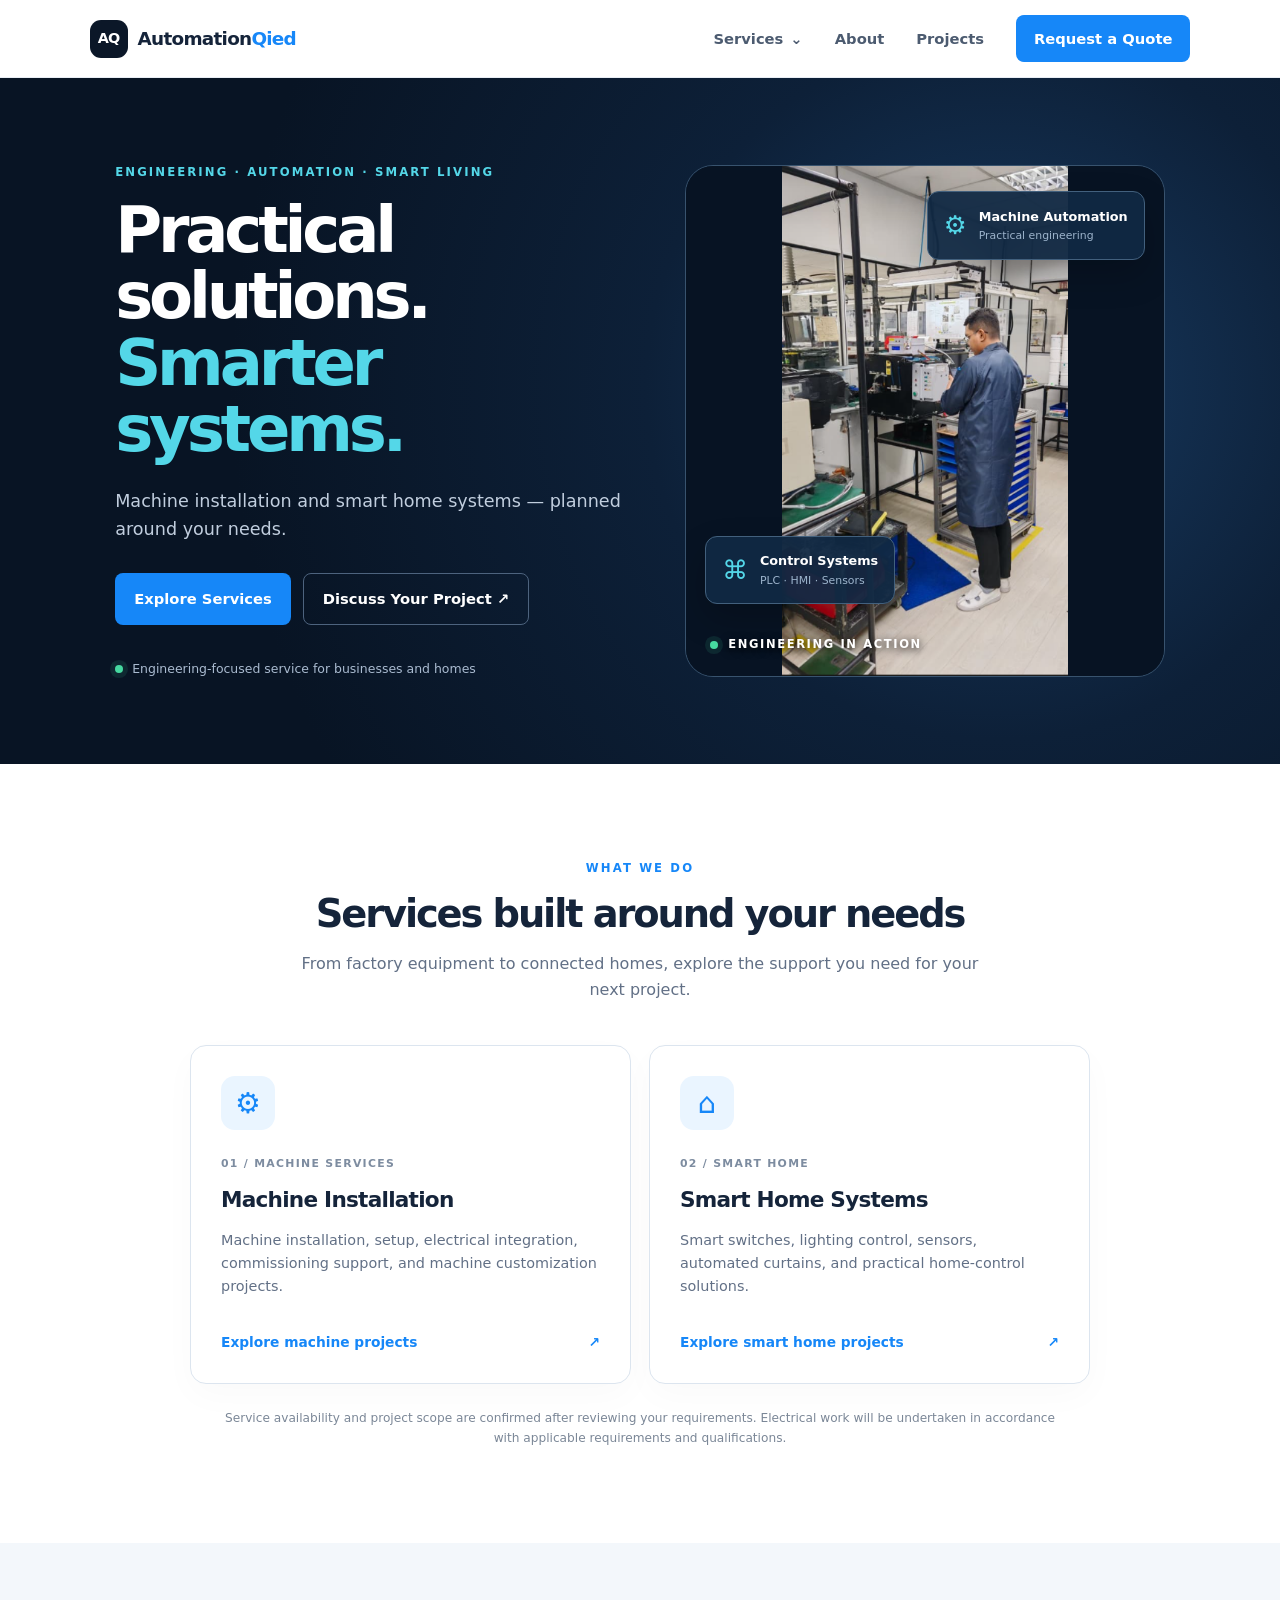
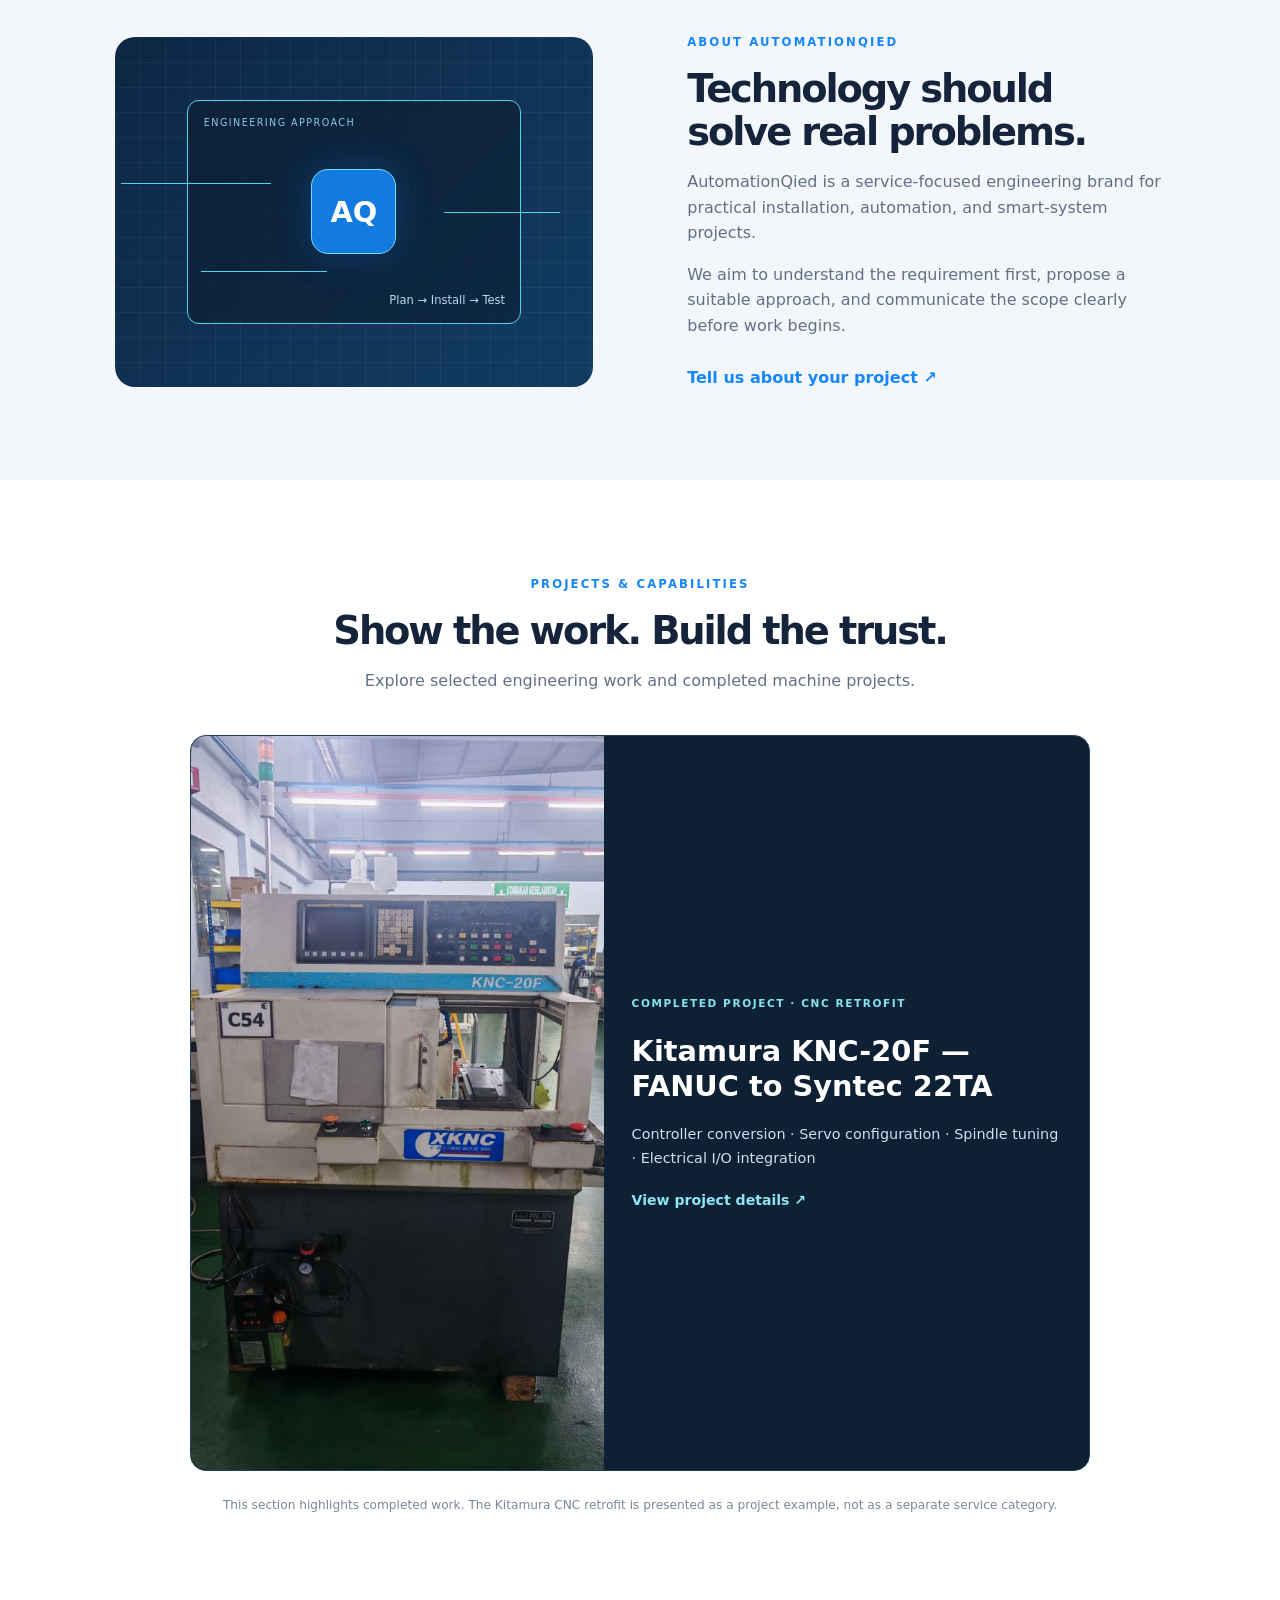
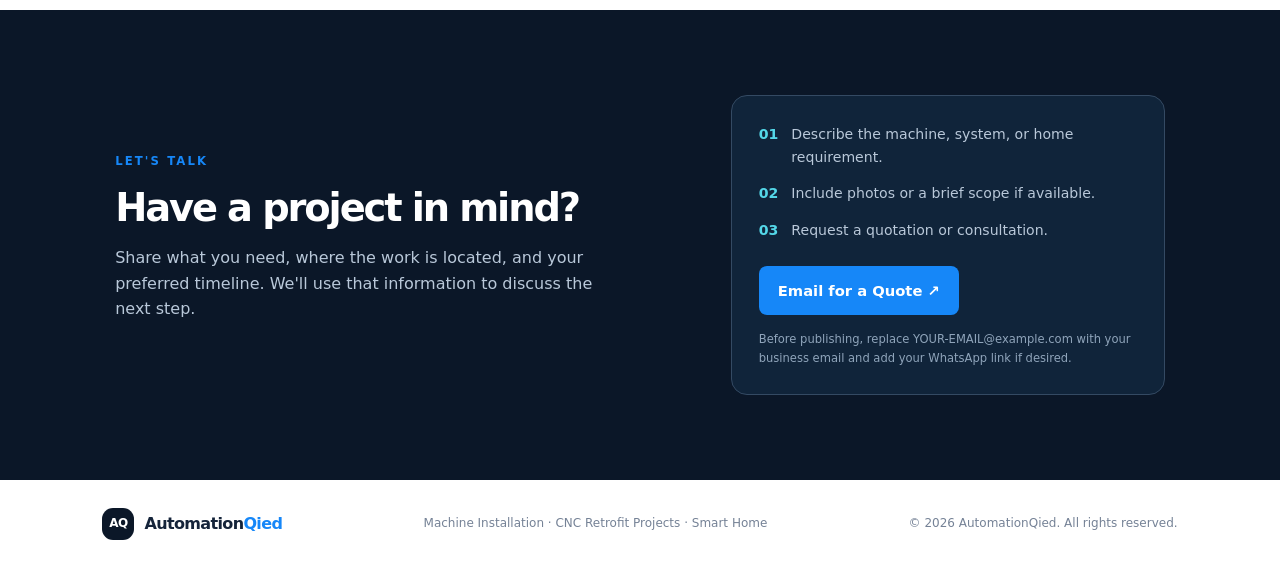
<file: index.html>
<!doctype html>
<html lang="en">
<head>
  <meta charset="utf-8">
  <meta name="viewport" content="width=device-width, initial-scale=1">
  <meta name="description" content="AutomationQied provides industrial machine installation, automation engineering, and smart home solutions.">
  <title>AutomationQied | Industrial Automation & Smart Living</title>
  <link rel="stylesheet" href="style.css">
</head>
<body>
  <header class="site-header">
    <a class="brand" href="#home" aria-label="AutomationQied home">
      <span class="brand-mark">AQ</span>
      <span>Automation<span class="brand-accent">Qied</span></span>
    </a>
    <button class="menu-toggle" aria-label="Toggle navigation" aria-expanded="false">☰</button>
    <nav class="nav" aria-label="Main navigation">
      <div class="nav-dropdown">
        <button class="nav-dropdown-toggle" type="button" aria-expanded="false" aria-haspopup="true">Services <span aria-hidden="true">⌄</span></button>
        <div class="nav-dropdown-menu">
          <a href="machine-installation.html">Machine Installation</a>
          <a href="smart-home.html">Smart Home Systems</a>
        </div>
      </div>
      <a href="#about">About</a>
      <a href="#projects">Projects</a>
      <a class="nav-cta" href="#contact">Request a Quote</a>
    </nav>
  </header>

  <main>
    <section class="hero" id="home">
      <div class="hero-content">
        <p class="eyebrow">ENGINEERING · AUTOMATION · SMART LIVING</p>
        <h1>Practical solutions.<br><span>Smarter systems.</span></h1>
        <p class="hero-copy">Machine installation and smart home systems — planned around your needs.</p>
        <div class="hero-actions">
          <a class="button button-primary" href="#services">Explore Services</a>
          <a class="button button-secondary" href="#contact">Discuss Your Project ↗</a>
        </div>
        <div class="trust-line"><span class="status-dot"></span> Engineering-focused service for businesses and homes</div>
      </div>
      <div class="hero-art" aria-label="Engineering in action: machine testing work">
        <img class="hero-photo" src="assets/images/engineering-in-action.png" alt="Engineering work beside an industrial testing machine">
        <div class="floating-card card-top"><span class="mini-icon">⚙</span><div><b>Machine Automation</b><small>Practical engineering</small></div></div>
        <div class="floating-card card-bottom"><span class="mini-icon">⌘</span><div><b>Control Systems</b><small>PLC · HMI · Sensors</small></div></div>
        <div class="hero-photo-caption"><span class="status-dot"></span> ENGINEERING IN ACTION</div>
      </div>
    </section>

    <section class="section services-section" id="services">
      <div class="section-heading">
        <p class="eyebrow">WHAT WE DO</p>
        <h2>Services built around your needs</h2>
        <p>From factory equipment to connected homes, explore the support you need for your next project.</p>
      </div>
      <div class="service-grid service-grid-two">
        <article class="service-card" id="service-installation">
          <div class="service-icon">⚙</div>
          <p class="card-number">01 / MACHINE SERVICES</p>
          <h3>Machine Installation</h3>
          <p>Machine installation, setup, electrical integration, commissioning support, and machine customization projects.</p>
          <a href="machine-installation.html">Explore machine projects <span>↗</span></a>
        </article>
        <article class="service-card" id="service-smart-home">
          <div class="service-icon">⌂</div>
          <p class="card-number">02 / SMART HOME</p>
          <h3>Smart Home Systems</h3>
          <p>Smart switches, lighting control, sensors, automated curtains, and practical home-control solutions.</p>
          <a href="smart-home.html">Explore smart home projects <span>↗</span></a>
        </article>
      </div>
      <p class="scope-note">Service availability and project scope are confirmed after reviewing your requirements. Electrical work will be undertaken in accordance with applicable requirements and qualifications.</p>
    </section>

    <section class="about-section" id="about">
      <div class="about-visual">
        <div class="blueprint-grid"></div>
        <div class="blueprint-panel">
          <span class="panel-label">ENGINEERING APPROACH</span>
          <div class="circuit-line line-a"></div><div class="circuit-line line-b"></div><div class="circuit-line line-c"></div>
          <div class="panel-chip">AQ</div>
          <span class="blueprint-caption">Plan → Install → Test</span>
        </div>
      </div>
      <div class="about-copy">
        <p class="eyebrow">ABOUT AUTOMATIONQIED</p>
        <h2>Technology should solve real problems.</h2>
        <p>AutomationQied is a service-focused engineering brand for practical installation, automation, and smart-system projects.</p>
        <p>We aim to understand the requirement first, propose a suitable approach, and communicate the scope clearly before work begins.</p>
        <a class="text-link" href="#contact">Tell us about your project ↗</a>
      </div>
    </section>

    <section class="section projects-section" id="projects">
      <div class="section-heading">
        <p class="eyebrow">PROJECTS & CAPABILITIES</p>
        <h2>Show the work. Build the trust.</h2>
        <p>Explore selected engineering work and completed machine projects.</p>
      </div>
      <div class="project-grid project-grid-single">
        <a class="project-tile project-featured project-link" href="machine-installation.html" aria-label="View Kitamura CNC retrofit project details">
          <img class="project-image" src="assets/images/kitamura-knc20f.jpg" alt="Kitamura KNC-20F CNC turning lathe, machine C54">
          <div class="project-details">
            <span class="tile-tag">COMPLETED PROJECT · CNC RETROFIT</span>
            <h3>Kitamura KNC-20F — FANUC to Syntec 22TA</h3>
            <p>Controller conversion · Servo configuration · Spindle tuning · Electrical I/O integration</p>
            <span class="project-cta">View project details ↗</span>
          </div>
        </a>
      </div>
      <p class="scope-note">This section highlights completed work. The Kitamura CNC retrofit is presented as a project example, not as a separate service category.</p>
    </section>

    <section class="contact-section" id="contact">
      <div>
        <p class="eyebrow">LET'S TALK</p>
        <h2>Have a project in mind?</h2>
        <p>Share what you need, where the work is located, and your preferred timeline. We'll use that information to discuss the next step.</p>
      </div>
      <div class="contact-panel">
        <p><span>01</span> Describe the machine, system, or home requirement.</p>
        <p><span>02</span> Include photos or a brief scope if available.</p>
        <p><span>03</span> Request a quotation or consultation.</p>
        <a class="button button-primary" href="mailto:YOUR-EMAIL@example.com?subject=AutomationQied%20Project%20Enquiry">Email for a Quote ↗</a>
        <small>Before publishing, replace YOUR-EMAIL@example.com with your business email and add your WhatsApp link if desired.</small>
      </div>
    </section>
  </main>

  <footer class="site-footer">
    <a class="brand" href="#home"><span class="brand-mark">AQ</span><span>Automation<span class="brand-accent">Qied</span></span></a>
    <p>Machine Installation · CNC Retrofit Projects · Smart Home</p>
    <span>© <span id="year"></span> AutomationQied. All rights reserved.</span>
  </footer>
  <script src="script.js"></script>
</body>
</html>
</file>
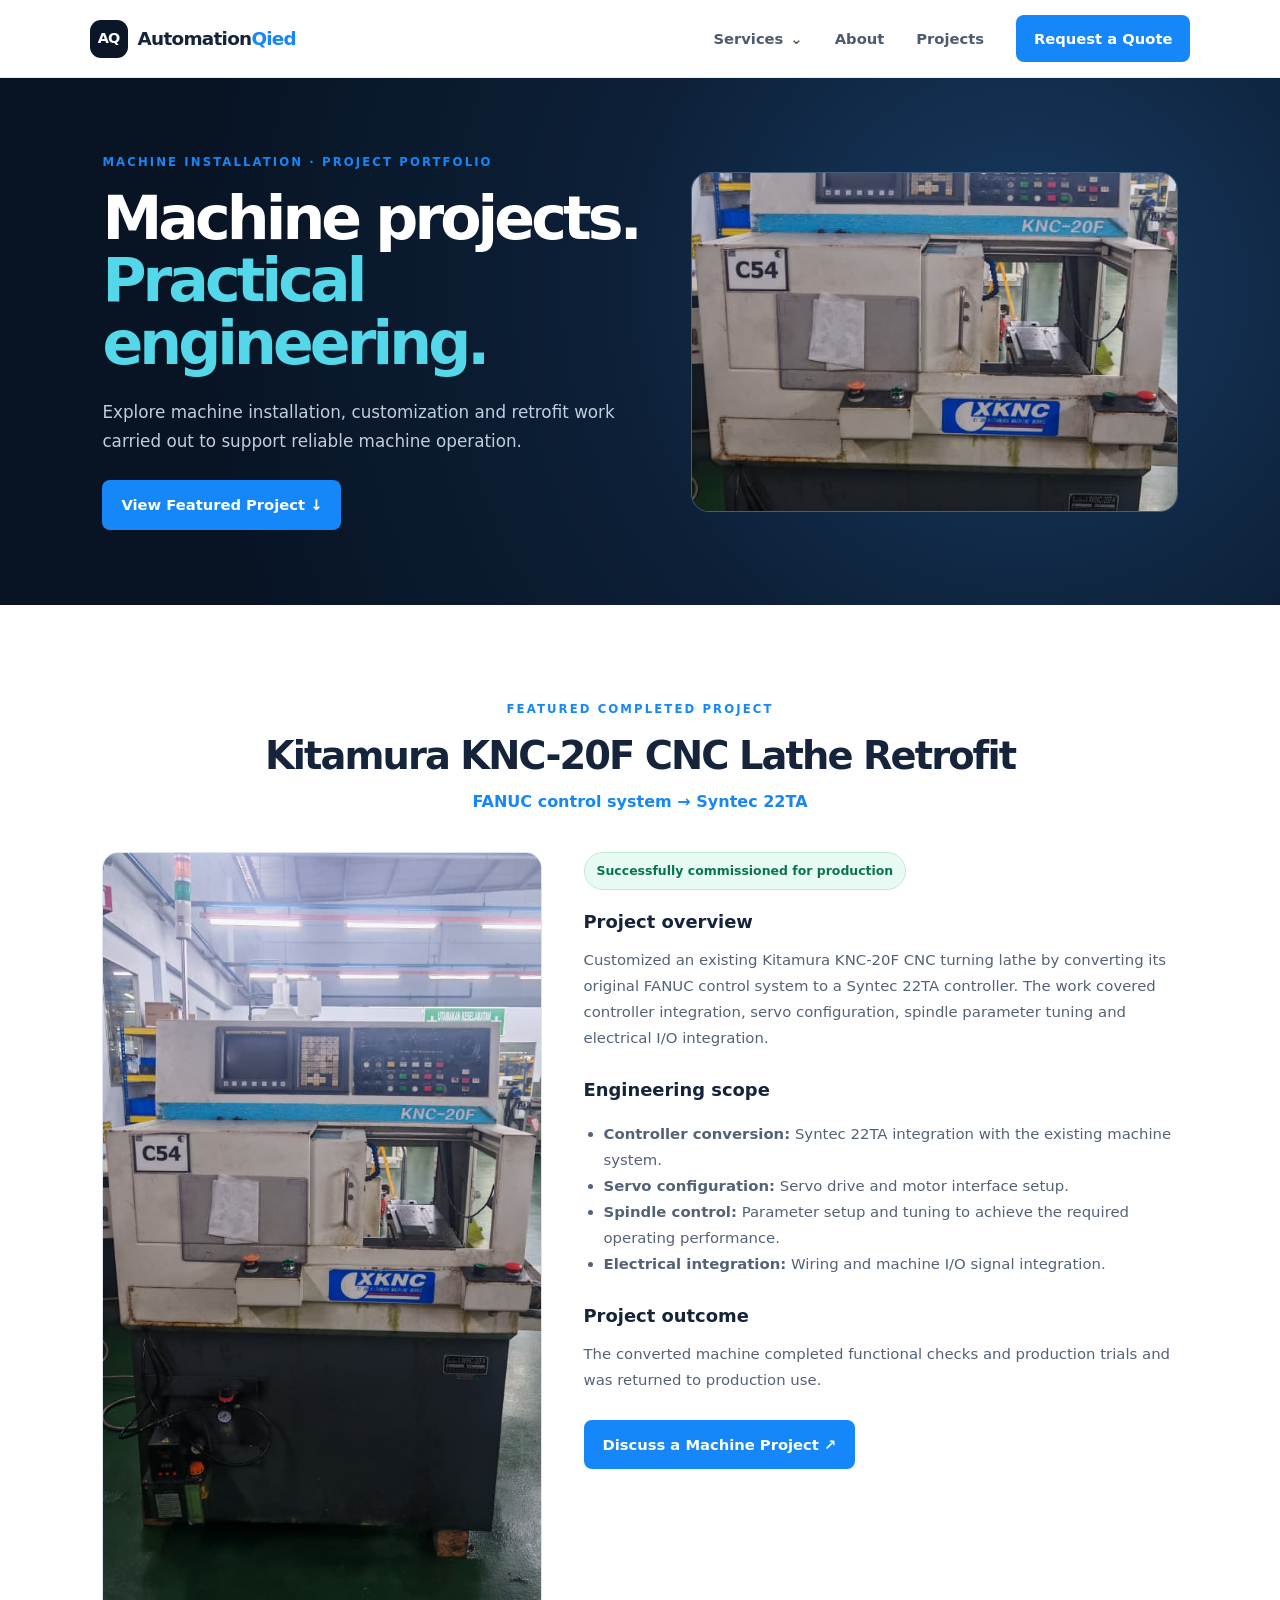
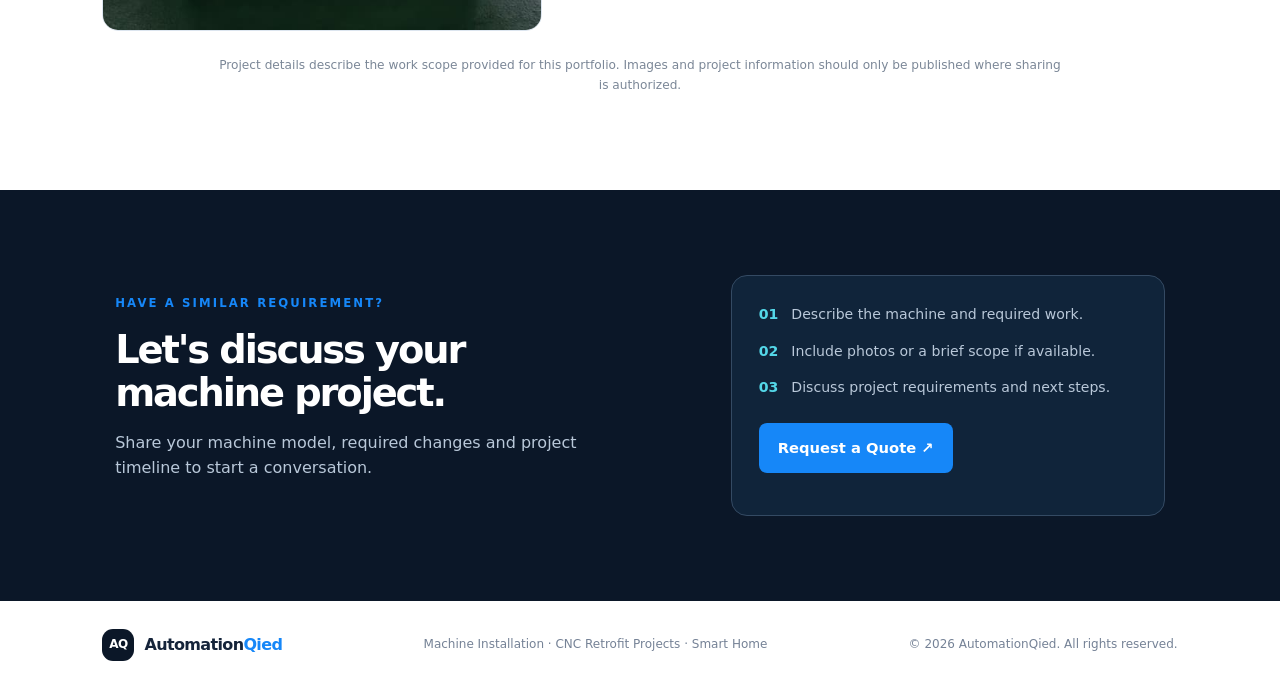
<file: machine-installation.html>
<!doctype html>
<html lang="en">
<head>
  <meta charset="utf-8">
  <meta name="viewport" content="width=device-width, initial-scale=1">
  <meta name="description" content="Machine installation and CNC retrofit project portfolio from AutomationQied.">
  <title>Machine Installation & CNC Retrofit | AutomationQied</title>
  <link rel="stylesheet" href="style.css">
</head>
<body>
  <header class="site-header">
    <a class="brand" href="index.html#home" aria-label="AutomationQied home"><span class="brand-mark">AQ</span><span>Automation<span class="brand-accent">Qied</span></span></a>
    <button class="menu-toggle" aria-label="Toggle navigation" aria-expanded="false">☰</button>
    <nav class="nav" aria-label="Main navigation">
      <div class="nav-dropdown">
        <button class="nav-dropdown-toggle" type="button" aria-expanded="false" aria-haspopup="true">Services <span aria-hidden="true">⌄</span></button>
        <div class="nav-dropdown-menu"><a href="machine-installation.html">Machine Installation</a><a href="smart-home.html">Smart Home Systems</a></div>
      </div>
      <a href="index.html#about">About</a><a href="index.html#projects">Projects</a><a class="nav-cta" href="index.html#contact">Request a Quote</a>
    </nav>
  </header>
  <main>
    <section class="detail-hero">
      <div class="detail-hero-copy">
        <p class="eyebrow">MACHINE INSTALLATION · PROJECT PORTFOLIO</p>
        <h1>Machine projects.<br><span>Practical engineering.</span></h1>
        <p>Explore machine installation, customization and retrofit work carried out to support reliable machine operation.</p>
        <a class="button button-primary" href="#kitamura-project">View Featured Project ↓</a>
      </div>
      <div class="detail-hero-image"><img src="assets/images/kitamura-knc20f.jpg" alt="Kitamura KNC-20F CNC turning lathe in the workshop"></div>
    </section>
    <section class="section detail-project-section" id="kitamura-project">
      <div class="detail-project-heading"><p class="eyebrow">FEATURED COMPLETED PROJECT</p><h2>Kitamura KNC-20F CNC Lathe Retrofit</h2><p class="detail-subtitle">FANUC control system → Syntec 22TA</p></div>
      <div class="detail-project-layout">
        <div class="detail-project-photo"><img src="assets/images/kitamura-knc20f.jpg" alt="Kitamura KNC-20F CNC turning lathe, machine C54"></div>
        <div class="detail-project-copy">
          <span class="project-status">Successfully commissioned for production</span>
          <h3>Project overview</h3>
          <p>Customized an existing Kitamura KNC-20F CNC turning lathe by converting its original FANUC control system to a Syntec 22TA controller. The work covered controller integration, servo configuration, spindle parameter tuning and electrical I/O integration.</p>
          <h3>Engineering scope</h3>
          <ul>
            <li><strong>Controller conversion:</strong> Syntec 22TA integration with the existing machine system.</li>
            <li><strong>Servo configuration:</strong> Servo drive and motor interface setup.</li>
            <li><strong>Spindle control:</strong> Parameter setup and tuning to achieve the required operating performance.</li>
            <li><strong>Electrical integration:</strong> Wiring and machine I/O signal integration.</li>
          </ul>
          <h3>Project outcome</h3>
          <p>The converted machine completed functional checks and production trials and was returned to production use.</p>
          <a class="button button-primary" href="index.html#contact">Discuss a Machine Project ↗</a>
        </div>
      </div>
      <p class="scope-note">Project details describe the work scope provided for this portfolio. Images and project information should only be published where sharing is authorized.</p>
    </section>
    <section class="contact-section"><div><p class="eyebrow">HAVE A SIMILAR REQUIREMENT?</p><h2>Let's discuss your machine project.</h2><p>Share your machine model, required changes and project timeline to start a conversation.</p></div><div class="contact-panel"><p><span>01</span> Describe the machine and required work.</p><p><span>02</span> Include photos or a brief scope if available.</p><p><span>03</span> Discuss project requirements and next steps.</p><a class="button button-primary" href="index.html#contact">Request a Quote ↗</a></div></section>
  </main>
  <footer class="site-footer"><a class="brand" href="index.html#home"><span class="brand-mark">AQ</span><span>Automation<span class="brand-accent">Qied</span></span></a><p>Machine Installation · CNC Retrofit Projects · Smart Home</p><span>© <span id="year"></span> AutomationQied. All rights reserved.</span></footer>
  <script src="script.js"></script>
</body>
</html>
</file>
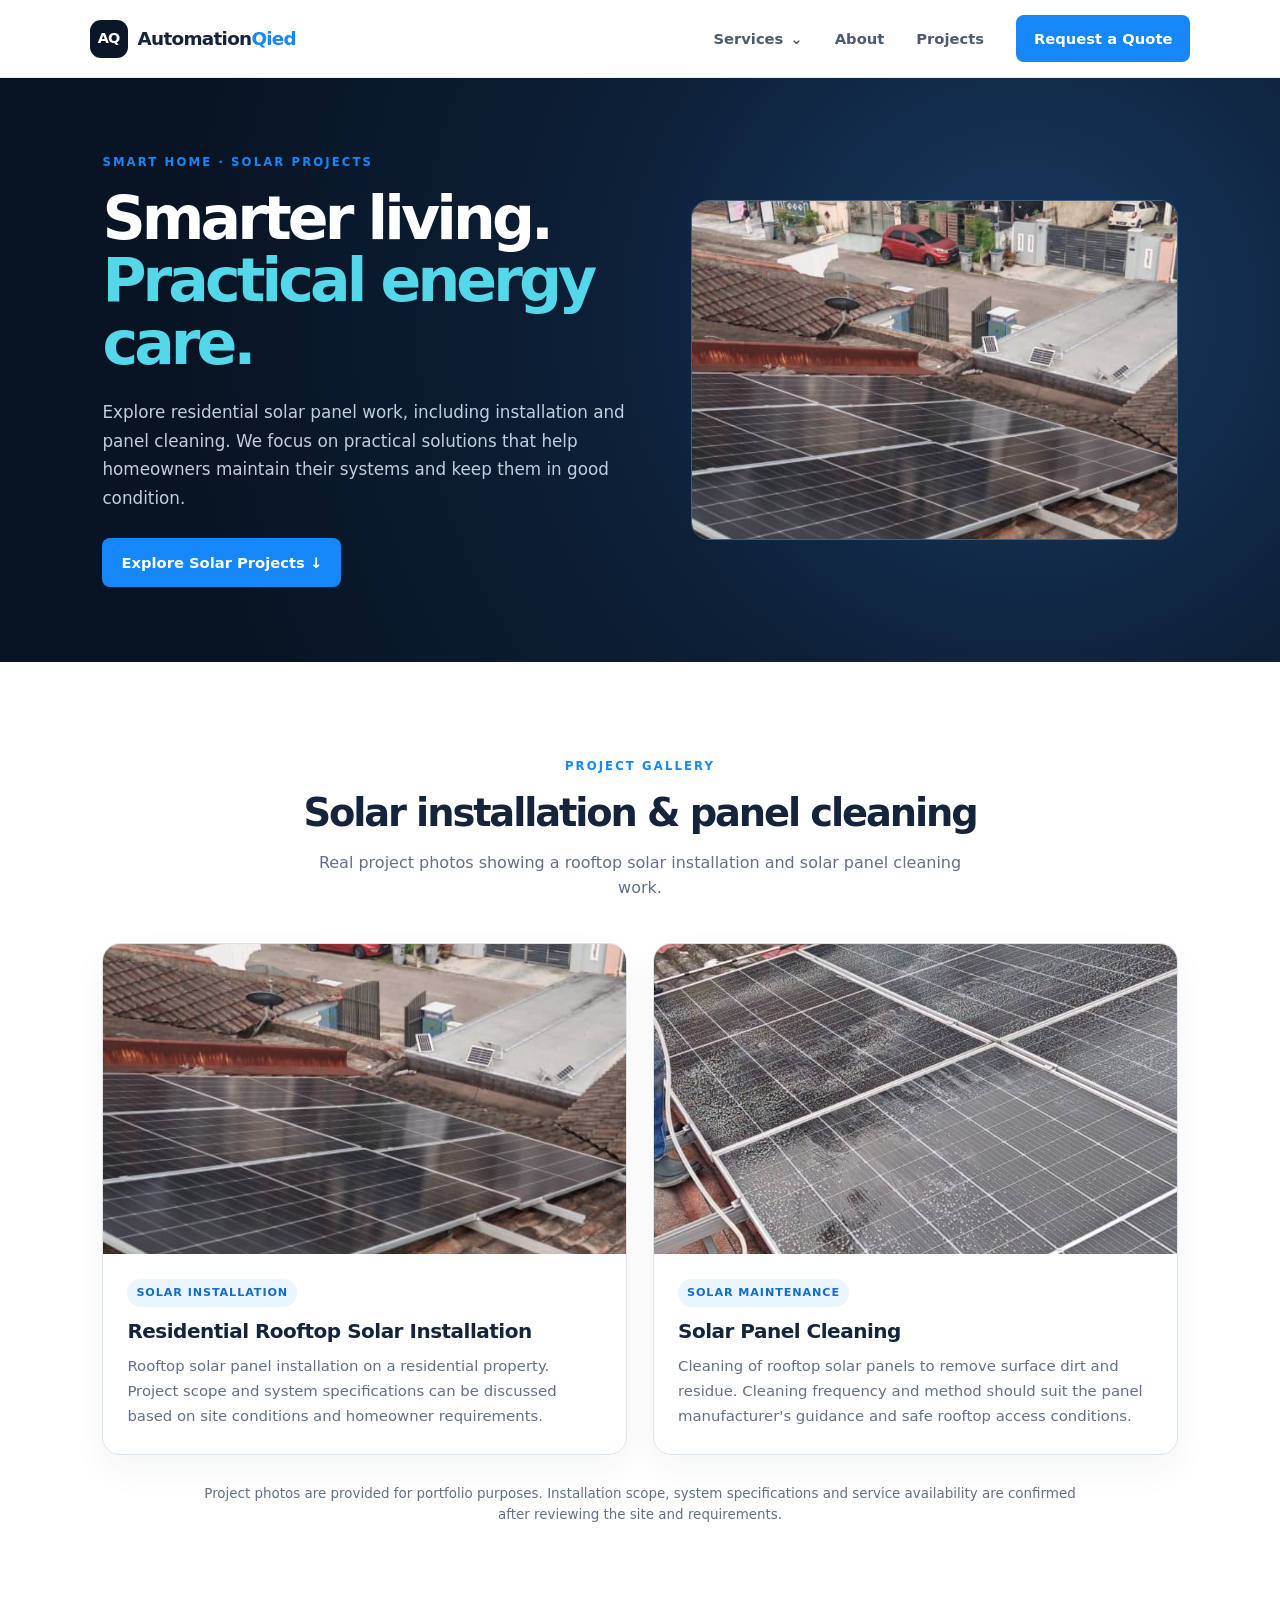
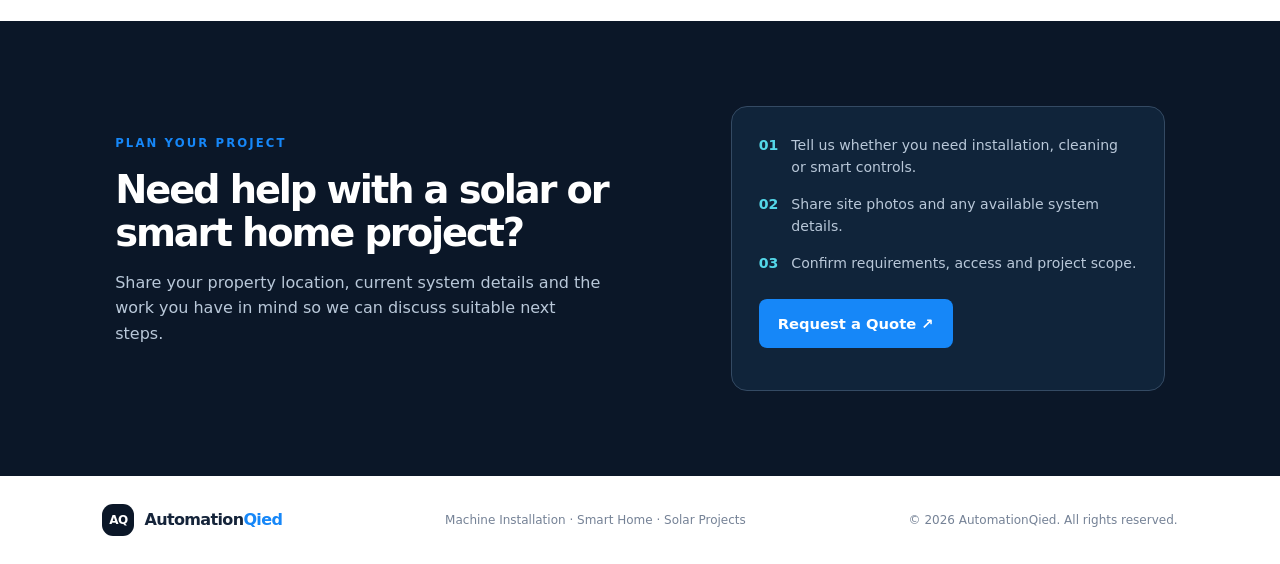
<file: smart-home.html>
<!doctype html>
<html lang="en">
<head>
  <meta charset="utf-8">
  <meta name="viewport" content="width=device-width, initial-scale=1">
  <meta name="description" content="Explore AutomationQied smart living and solar panel installation and cleaning project work.">
  <title>Smart Home & Solar Solutions | AutomationQied</title>
  <link rel="stylesheet" href="style.css">
</head>
<body>
  <header class="site-header">
    <a class="brand" href="index.html#home" aria-label="AutomationQied home"><span class="brand-mark">AQ</span><span>Automation<span class="brand-accent">Qied</span></span></a>
    <button class="menu-toggle" aria-label="Toggle navigation" aria-expanded="false">☰</button>
    <nav class="nav" aria-label="Main navigation">
      <div class="nav-dropdown">
        <button class="nav-dropdown-toggle" type="button" aria-expanded="false" aria-haspopup="true">Services <span aria-hidden="true">⌄</span></button>
        <div class="nav-dropdown-menu"><a href="machine-installation.html">Machine Installation</a><a href="smart-home.html">Smart Home Systems</a></div>
      </div>
      <a href="index.html#about">About</a><a href="index.html#projects">Projects</a><a class="nav-cta" href="index.html#contact">Request a Quote</a>
    </nav>
  </header>
  <main>
    <section class="detail-hero">
      <div class="detail-hero-copy">
        <p class="eyebrow">SMART HOME · SOLAR PROJECTS</p>
        <h1>Smarter living.<br><span>Practical energy care.</span></h1>
        <p>Explore residential solar panel work, including installation and panel cleaning. We focus on practical solutions that help homeowners maintain their systems and keep them in good condition.</p>
        <a class="button button-primary" href="#solar-projects">Explore Solar Projects ↓</a>
      </div>
      <div class="detail-hero-image"><img src="assets/images/solar-installation.jpg" alt="Solar panels installed on a residential rooftop"></div>
    </section>
    <section class="section" id="solar-projects">
      <div class="section-heading">
        <p class="eyebrow">PROJECT GALLERY</p>
        <h2>Solar installation & panel cleaning</h2>
        <p>Real project photos showing a rooftop solar installation and solar panel cleaning work.</p>
      </div>
      <div class="solar-project-grid">
        <article class="solar-project-card">
          <img src="assets/images/solar-installation.jpg" alt="Residential rooftop with installed solar panels">
          <div class="solar-project-content">
            <span class="solar-tag">SOLAR INSTALLATION</span>
            <h3>Residential Rooftop Solar Installation</h3>
            <p>Rooftop solar panel installation on a residential property. Project scope and system specifications can be discussed based on site conditions and homeowner requirements.</p>
          </div>
        </article>
        <article class="solar-project-card">
          <img src="assets/images/solar-panel-cleaning.jpg" alt="Solar panels being cleaned on a residential rooftop">
          <div class="solar-project-content">
            <span class="solar-tag">SOLAR MAINTENANCE</span>
            <h3>Solar Panel Cleaning</h3>
            <p>Cleaning of rooftop solar panels to remove surface dirt and residue. Cleaning frequency and method should suit the panel manufacturer's guidance and safe rooftop access conditions.</p>
          </div>
        </article>
      </div>
      <p class="solar-note">Project photos are provided for portfolio purposes. Installation scope, system specifications and service availability are confirmed after reviewing the site and requirements.</p>
    </section>
    <section class="contact-section">
      <div><p class="eyebrow">PLAN YOUR PROJECT</p><h2>Need help with a solar or smart home project?</h2><p>Share your property location, current system details and the work you have in mind so we can discuss suitable next steps.</p></div>
      <div class="contact-panel"><p><span>01</span> Tell us whether you need installation, cleaning or smart controls.</p><p><span>02</span> Share site photos and any available system details.</p><p><span>03</span> Confirm requirements, access and project scope.</p><a class="button button-primary" href="index.html#contact">Request a Quote ↗</a></div>
    </section>
  </main>
  <footer class="site-footer"><a class="brand" href="index.html#home"><span class="brand-mark">AQ</span><span>Automation<span class="brand-accent">Qied</span></span></a><p>Machine Installation · Smart Home · Solar Projects</p><span>© <span id="year"></span> AutomationQied. All rights reserved.</span></footer>
  <script src="script.js"></script>
</body>
</html>
</file>
<file: style.css>
:root{--navy:#0b1728;--navy2:#10233c;--blue:#1687f8;--cyan:#54d7e8;--ink:#15243a;--muted:#627086;--pale:#f3f7fb;--line:#dce5ef;--white:#fff}
*{box-sizing:border-box}html{scroll-behavior:smooth;scroll-padding-top:90px}body{margin:0;font-family:Inter,ui-sans-serif,system-ui,-apple-system,"Segoe UI",sans-serif;color:var(--ink);line-height:1.6}a{color:inherit;text-decoration:none}.site-header{height:78px;display:flex;align-items:center;justify-content:space-between;padding:0 7%;background:#fff;border-bottom:1px solid #e9eef5;position:sticky;top:0;z-index:10}.brand{display:flex;align-items:center;gap:10px;font-weight:800;font-size:1.15rem;letter-spacing:-.04em}.brand-mark{display:grid;place-items:center;width:38px;height:38px;border-radius:11px;background:var(--navy);color:#fff;font-size:.9rem;letter-spacing:-.05em}.brand-accent{color:var(--blue)}.nav{display:flex;align-items:center;gap:32px;font-size:.92rem;font-weight:600}.nav a:not(.nav-cta){color:#4c5b70}.nav a:hover,.text-link:hover{color:var(--blue)}
.nav-dropdown{position:relative;display:flex;align-items:center}.nav-dropdown-toggle{display:flex;align-items:center;gap:7px;padding:8px 0;border:0;background:transparent;color:#4c5b70;font:inherit;cursor:pointer}.nav-dropdown-toggle:hover,.nav-dropdown-toggle:focus-visible{color:var(--blue)}.nav-dropdown-menu{display:none;position:absolute;top:calc(100% + 15px);left:-18px;min-width:245px;padding:8px;background:#fff;border:1px solid var(--line);border-radius:12px;box-shadow:0 18px 45px #0b1b2d1c;z-index:20}.nav-dropdown-menu a{display:block;padding:11px 12px;border-radius:7px;color:#34445a;font-size:.86rem;white-space:nowrap}.nav-dropdown-menu a:hover,.nav-dropdown-menu a:focus-visible{background:#edf6ff;color:var(--blue)}.nav-dropdown.open .nav-dropdown-menu,.nav-dropdown:focus-within .nav-dropdown-menu{display:block}.service-card{scroll-margin-top:105px}.nav-cta{background:var(--blue);color:#fff;padding:12px 18px;border-radius:8px}.menu-toggle{display:none;background:none;border:0;font-size:1.6rem}.hero{min-height:590px;background:radial-gradient(circle at 78% 45%,#183b62 0,#0d2038 33%,#081424 72%);color:#fff;padding:85px 9%;display:grid;grid-template-columns:1.05fr .95fr;align-items:center;gap:40px;overflow:hidden}.hero-content{max-width:640px}.eyebrow{font-size:.73rem;letter-spacing:.18em;font-weight:800;color:var(--blue);margin:0 0 15px}.hero .eyebrow{color:var(--cyan)}h1,h2,h3,p{margin-top:0}h1{font-size:clamp(2.8rem,5vw,4.8rem);line-height:1.04;letter-spacing:-.065em;margin-bottom:24px}h1 span{color:var(--cyan)}.hero-copy{font-size:1.1rem;color:#c1cede;max-width:520px;margin-bottom:30px}.hero-actions{display:flex;gap:12px;flex-wrap:wrap}.button{display:inline-flex;align-items:center;justify-content:center;padding:13px 19px;border-radius:8px;font-weight:750;font-size:.92rem;transition:transform .2s,background .2s}.button:hover{transform:translateY(-2px)}.button-primary{background:var(--blue);color:#fff}.button-primary:hover{background:#0875df}.button-secondary{border:1px solid #4d637e;color:#fff}.trust-line{font-size:.78rem;color:#aabbd0;margin-top:34px;display:flex;align-items:center;gap:9px}.status-dot{width:8px;height:8px;border-radius:50%;background:#46d9a0;box-shadow:0 0 0 5px #46d9a01b}.hero-art{height:370px;position:relative;display:grid;place-items:center}.orbit{position:absolute;border:1px solid #3d7098;border-radius:50%;transform:rotate(-25deg)}.orbit-one{width:330px;height:250px}.orbit-two{width:440px;height:315px;border-color:#23496e;transform:rotate(35deg)}.core{width:160px;height:160px;border:1px solid #58cce9;border-radius:32px;background:linear-gradient(145deg,#163b5c,#0b1b30);box-shadow:0 0 65px #1687f83b;display:flex;align-items:center;justify-content:center;flex-direction:column;transform:rotate(-7deg);z-index:2}.core span{font-size:3.1rem;font-weight:900;letter-spacing:-.09em;color:#fff}.core small{font-size:.55rem;letter-spacing:.22em;color:var(--cyan)}.floating-card{position:absolute;display:flex;gap:12px;align-items:center;padding:13px 16px;border:1px solid #42607d;background:#102944eF;border-radius:12px;box-shadow:0 15px 35px #0003;z-index:3}.floating-card b,.floating-card small{display:block}.floating-card b{font-size:.8rem}.floating-card small{font-size:.68rem;color:#9db4cc}.mini-icon{font-size:1.6rem;color:var(--cyan)}.card-top{top:32px;right:0}.card-bottom{bottom:28px;left:0}.node{position:absolute;width:10px;height:10px;background:var(--cyan);border-radius:50%;box-shadow:0 0 22px var(--cyan)}.node-one{top:45px;left:27%}.node-two{right:9%;bottom:94px}.node-three{bottom:55px;left:43%}.section{padding:95px 8%}.section-heading{text-align:center;max-width:680px;margin:0 auto 42px}.section-heading h2,.about-copy h2,.contact-section h2{font-size:clamp(2rem,3vw,3rem);letter-spacing:-.055em;line-height:1.12;margin-bottom:16px}.section-heading>p:last-child,.about-copy>p:not(.eyebrow),.contact-section>div>p:not(.eyebrow){color:var(--muted)}.service-grid{display:grid;grid-template-columns:repeat(4,minmax(0,1fr));gap:18px}.service-card{border:1px solid var(--line);border-radius:16px;padding:30px;background:#fff;min-height:320px;box-shadow:0 12px 35px #11223a06}.service-card.featured{border-color:#7ac6ff;box-shadow:0 14px 40px #1687f812}.service-icon{width:54px;height:54px;display:grid;place-items:center;background:#eaf5ff;border-radius:14px;font-size:1.8rem;color:var(--blue);margin-bottom:25px}.card-number{font-size:.68rem;letter-spacing:.12em;font-weight:800;color:#7d8ca0}.service-card h3{font-size:1.35rem;letter-spacing:-.035em;margin-bottom:12px}.service-card>p:not(.card-number){font-size:.9rem;color:var(--muted);min-height:82px}.service-card a{display:flex;justify-content:space-between;align-items:center;font-weight:750;font-size:.86rem;color:var(--blue);margin-top:20px}.scope-note{font-size:.76rem;color:#7b8797;text-align:center;margin:25px auto 0;max-width:850px}.about-section{background:var(--pale);padding:90px 9%;display:grid;grid-template-columns:1fr 1fr;align-items:center;gap:9%}.about-visual{height:350px;position:relative;background:linear-gradient(135deg,#0d2744,#123c63);border-radius:20px;overflow:hidden;display:grid;place-items:center}.blueprint-grid{position:absolute;inset:0;background-image:linear-gradient(#ffffff0c 1px,transparent 1px),linear-gradient(90deg,#ffffff0c 1px,transparent 1px);background-size:25px 25px}.blueprint-panel{width:70%;height:64%;border:1px solid #58d2e8;border-radius:12px;position:relative;background:#0b1d32a8;display:grid;place-items:center}.panel-label{position:absolute;top:14px;left:16px;font-size:.6rem;letter-spacing:.15em;color:#8dc6e7}.panel-chip{width:85px;height:85px;display:grid;place-items:center;background:#137be0;color:#fff;border:1px solid #72dcf2;border-radius:17px;font-size:1.8rem;font-weight:900;box-shadow:0 0 35px #1687f844}.circuit-line{position:absolute;height:1px;background:#55d6e8}.line-a{width:45%;left:-20%;top:37%}.line-b{width:35%;right:-12%;top:50%}.line-c{width:38%;left:4%;bottom:23%}.blueprint-caption{position:absolute;bottom:13px;right:15px;color:#b5d9ee;font-size:.72rem}.about-copy h2{max-width:480px}.about-copy>p:not(.eyebrow){max-width:500px}.text-link{display:inline-block;margin-top:10px;color:var(--blue);font-weight:800}.projects-section{background:#fff}.project-grid{display:grid;grid-template-columns:repeat(3,1fr);gap:18px}.project-tile{min-height:245px;padding:22px;border-radius:16px;display:flex;flex-direction:column;justify-content:space-between;color:#fff;overflow:hidden;position:relative;background:linear-gradient(135deg,#10243b,#1a527b)}.project-tile:after{content:"";position:absolute;width:190px;height:190px;border:1px solid #ffffff2c;border-radius:50%;right:-55px;top:-50px;box-shadow:0 0 0 25px #ffffff08,0 0 0 50px #ffffff06}.tile-two{background:linear-gradient(135deg,#101e33,#174b66)}.tile-three{background:linear-gradient(135deg,#143044,#206b78)}.tile-tag{font-size:.66rem;letter-spacing:.15em;font-weight:800;color:#83e4ef;z-index:1}.project-tile>div{z-index:1}.project-tile h3{font-size:1.35rem;margin-bottom:4px}.project-tile p{font-size:.8rem;color:#c4d4e4;margin-bottom:0}.contact-section{padding:85px 9%;background:var(--navy);color:#fff;display:grid;grid-template-columns:1fr .85fr;gap:10%;align-items:center}.contact-section>div>p:not(.eyebrow){color:#b9c8d9;max-width:490px}.contact-panel{border:1px solid #344a63;background:#10243a;border-radius:16px;padding:27px}.contact-panel p{font-size:.88rem;color:#d6e1ed;display:flex;gap:13px}.contact-panel p span{color:var(--cyan);font-weight:900}.contact-panel .button{margin:10px 0 15px}.contact-panel small{display:block;color:#8fa4ba;font-size:.72rem}.site-footer{padding:28px 8%;display:flex;align-items:center;justify-content:space-between;gap:20px;flex-wrap:wrap;background:#fff}.site-footer p,.site-footer>span{font-size:.75rem;color:#758296;margin:0}.site-footer .brand{font-size:1rem}.site-footer .brand-mark{width:32px;height:32px;font-size:.75rem}
@media(max-width:850px){.site-header{padding:0 5%}.menu-toggle{display:block;color:var(--ink)}.nav{display:none;position:absolute;top:77px;left:0;right:0;padding:22px 6%;background:#fff;border-bottom:1px solid var(--line);flex-direction:column;align-items:stretch;gap:18px}.nav.open{display:flex}.nav-cta{text-align:center}.hero{grid-template-columns:1fr;padding:70px 7%;gap:5px}.hero-art{height:300px}.service-grid,.project-grid{grid-template-columns:1fr}.service-card{min-height:unset}.service-card>p:not(.card-number){min-height:unset}.about-section,.contact-section{grid-template-columns:1fr;padding:70px 7%;gap:40px}.about-visual{height:300px}.section{padding:70px 7%}.site-footer{padding:28px 7%;flex-direction:column;align-items:flex-start;gap:12px}}
@media(prefers-reduced-motion:reduce){html{scroll-behavior:auto}*,*:before,*:after{transition:none!important}}

/* Engineering in Action photo: local asset, no DNS/domain changes */
.hero-art{height:clamp(420px,40vw,630px);min-height:420px;border:1px solid #38536e;border-radius:28px;overflow:hidden;background:#071323;display:flex;align-items:center;justify-content:center;isolation:isolate}
.hero-photo{display:block;width:100%;height:100%;object-fit:contain;object-position:center center;background:#071323}
.hero-art .floating-card{z-index:3}
.hero-art .card-top{top:5%;right:4%}
.hero-art .card-bottom{bottom:14%;left:4%}
.hero-photo-caption{position:absolute;z-index:3;left:24px;bottom:22px;display:flex;align-items:center;gap:10px;color:#fff;font-size:.72rem;font-weight:850;letter-spacing:.14em;text-shadow:0 2px 8px #000}
@media(max-width:850px){.hero-art{height:460px;min-height:0}.hero-photo{object-fit:contain}.hero-art .card-top{top:14px;right:12px}.hero-art .card-bottom{bottom:70px;left:12px}.hero-photo-caption{left:16px;bottom:18px;font-size:.62rem}}
@media(max-width:480px){.hero-art{height:420px}.hero-art .floating-card{padding:9px 11px}.hero-art .floating-card b{font-size:.72rem}.hero-art .floating-card small{font-size:.62rem}}


/* Featured real project */
.project-featured{grid-column:span 1;padding:0;background:#0d2034;border:1px solid #263f59}
.project-image{display:block;width:100%;height:245px;object-fit:contain;background:#111c29}
.project-details{padding:20px;display:flex;flex-direction:column;align-items:flex-start;gap:8px}
.project-details h3{margin:0;font-size:1.18rem;line-height:1.35}
.project-details p{margin:0}
.project-details .project-outcome{margin-top:5px;color:#8ce3d0;font-weight:700}
.project-featured:after{display:none}
@media(max-width:760px){.project-featured{grid-column:auto}.project-image{height:260px}}

@media(max-width:1100px) and (min-width:851px){.service-grid{grid-template-columns:repeat(2,minmax(0,1fr))}.nav{gap:22px}}
@media(max-width:850px){.nav-dropdown{display:block;width:100%}.nav-dropdown-toggle{width:100%;justify-content:space-between;padding:0;text-align:left}.nav-dropdown-menu{position:static;min-width:0;margin-top:10px;box-shadow:none;border-radius:9px;background:#f7faff}.nav-dropdown-menu a{white-space:normal}.nav-dropdown.open .nav-dropdown-menu{display:block}.nav-dropdown:focus-within .nav-dropdown-menu{display:block}}

/* Updated service navigation and project detail layout */
.service-grid-two{grid-template-columns:repeat(2,minmax(0,1fr));max-width:900px;margin:0 auto}
.project-grid-single{grid-template-columns:minmax(0,900px);justify-content:center}
.project-link{display:grid;grid-template-columns:minmax(240px,.85fr) 1fr;gap:0;padding:0;text-decoration:none;color:#fff;min-height:300px;transition:transform .2s,box-shadow .2s}
.project-link:hover{transform:translateY(-3px);box-shadow:0 18px 42px #10243b20}
.project-link:after{display:none}
.project-link .project-image{width:100%;height:100%;min-height:300px;object-fit:cover;display:block}
.project-details{padding:28px;align-self:center;position:relative;z-index:1}
.project-details h3{font-size:clamp(1.3rem,2.3vw,1.8rem);line-height:1.2;margin:14px 0 12px}
.project-details p{font-size:.9rem;color:#d2deeb;line-height:1.65}
.project-cta{display:inline-block;margin-top:10px;color:#8de7f1;font-weight:800;font-size:.88rem}
@media(max-width:850px){.service-grid-two{grid-template-columns:1fr}.project-link{grid-template-columns:1fr}.project-link .project-image{height:230px;min-height:230px}.project-details{padding:23px}}

/* Machine installation project page */
.detail-hero{padding:75px 8%;background:radial-gradient(circle at 80% 40%,#183b62 0,#0d2038 38%,#081424 78%);color:#fff;display:grid;grid-template-columns:1fr .9fr;gap:48px;align-items:center;min-height:440px}
.detail-hero-copy h1{font-size:clamp(2.6rem,4.7vw,4.2rem)}
.detail-hero-copy>p:not(.eyebrow){max-width:550px;color:#c1cede;font-size:1.05rem;line-height:1.7;margin-bottom:25px}
.detail-hero-image{height:340px;border:1px solid #42607d;border-radius:18px;overflow:hidden;background:#10243a}
.detail-hero-image img{width:100%;height:100%;object-fit:cover;object-position:center 45%;display:block}
.detail-project-section{background:#fff}
.detail-project-heading{text-align:center;max-width:760px;margin:0 auto 38px}
.detail-project-heading h2{font-size:clamp(2rem,3vw,3rem);letter-spacing:-.05em;line-height:1.12;margin-bottom:12px}
.detail-subtitle{color:var(--blue);font-weight:800}
.detail-project-layout{display:grid;grid-template-columns:minmax(250px,.85fr) 1.15fr;gap:42px;align-items:start;max-width:1120px;margin:0 auto}
.detail-project-photo{border-radius:16px;overflow:hidden;border:1px solid var(--line);background:#f2f5f8;position:sticky;top:100px}
.detail-project-photo img{display:block;width:100%;height:auto}
.detail-project-copy h3{font-size:1.12rem;margin:25px 0 10px}
.detail-project-copy h3:first-of-type{margin-top:18px}
.detail-project-copy p,.detail-project-copy li{color:#536276;line-height:1.75;font-size:.93rem}
.detail-project-copy ul{padding-left:20px}
.project-status{display:inline-block;background:#e8fbf3;color:#08764c;border:1px solid #bdebd7;padding:8px 12px;border-radius:999px;font-size:.78rem;font-weight:800}
.detail-project-copy .button{margin-top:12px}
@media(max-width:850px){.detail-hero{grid-template-columns:1fr;padding:60px 7%;gap:30px}.detail-hero-image{height:280px}.detail-project-layout{grid-template-columns:1fr;gap:25px}.detail-project-photo{position:static;max-width:520px;margin:0 auto}.detail-project-photo img{max-height:480px;object-fit:contain}}


/* Smart home and solar project page */
.solar-project-grid{display:grid;grid-template-columns:repeat(2,minmax(0,1fr));gap:26px;max-width:1120px;margin:0 auto}
.solar-project-card{overflow:hidden;border:1px solid var(--line);border-radius:18px;background:#fff;box-shadow:0 14px 36px #10243b0c}
.solar-project-card img{display:block;width:100%;height:310px;object-fit:cover;background:#eef3f8}
.solar-project-content{padding:24px}
.solar-project-content h3{font-size:1.25rem;line-height:1.25;margin:0 0 10px;letter-spacing:-.025em}
.solar-project-content p{font-size:.93rem;color:var(--muted);line-height:1.7;margin-bottom:0}
.solar-tag{display:inline-block;margin-bottom:12px;padding:5px 9px;border-radius:999px;background:#eaf5ff;color:#126dca;font-size:.7rem;font-weight:850;letter-spacing:.08em}
.solar-note{max-width:900px;margin:28px auto 0;text-align:center;color:var(--muted);font-size:.84rem}
@media(max-width:760px){.solar-project-grid{grid-template-columns:1fr}.solar-project-card img{height:260px}.solar-project-content{padding:20px}}
</file>
